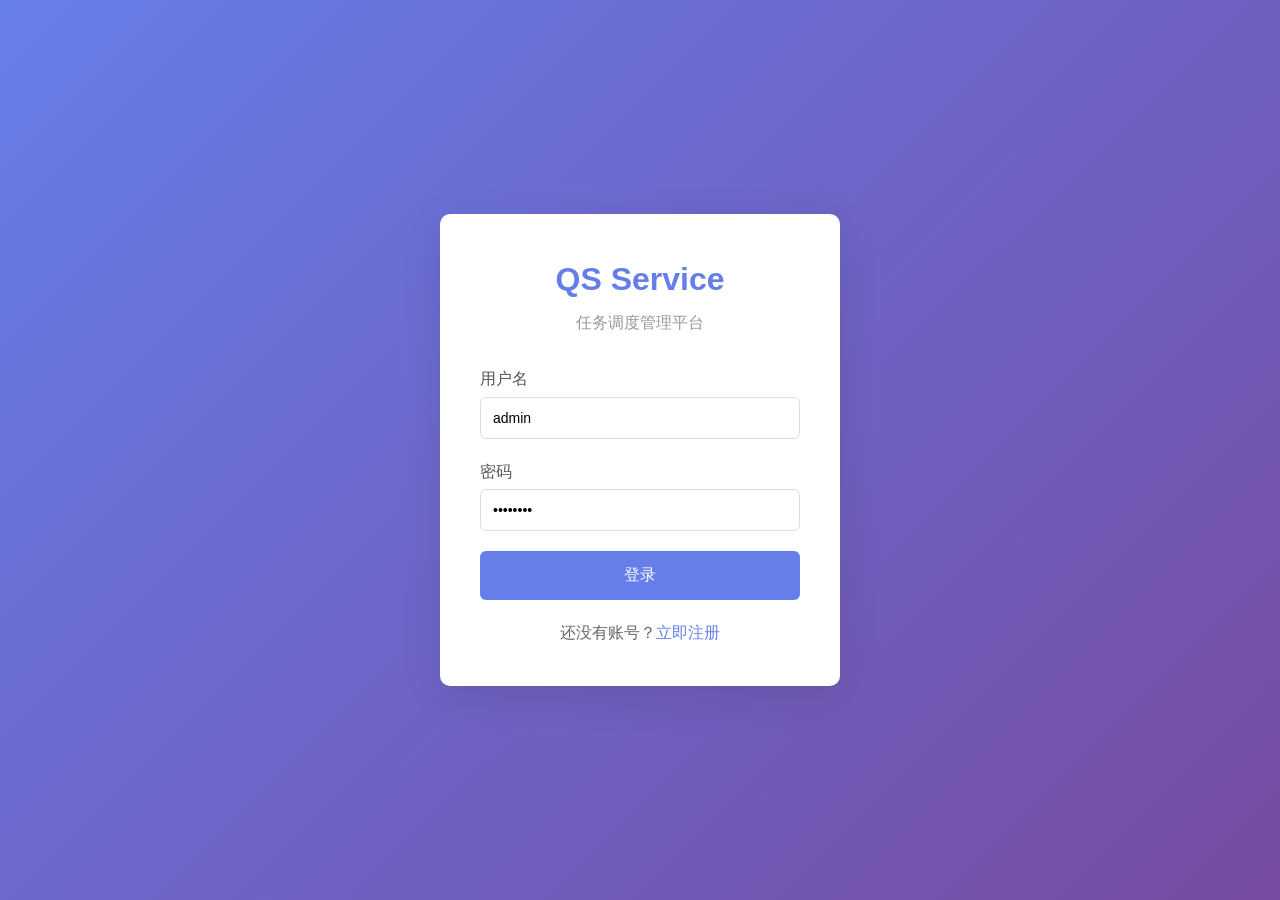
<file: static/index.html>
<!DOCTYPE html>
<html lang="zh-CN">
<head>
    <meta charset="UTF-8">
    <meta name="viewport" content="width=device-width, initial-scale=1.0">
    <title>QS Service - 登录</title>
    <link rel="stylesheet" href="/static/css/style.css">
</head>
<body>
    <div class="login-container">
        <div class="login-box">
            <h1>QS Service</h1>
            <p class="subtitle">任务调度管理平台</p>
            
            <form id="loginForm">
                <div class="form-group">
                    <label for="username">用户名</label>
                    <input type="text" id="username" name="username" required 
                           placeholder="请输入用户名" value="admin">
                </div>
                
                <div class="form-group">
                    <label for="password">密码</label>
                    <input type="password" id="password" name="password" required 
                           placeholder="请输入密码" value="admin123">
                </div>
                
                <button type="submit" class="btn-login">登录</button>
            </form>
            
            <p class="register-link">
                还没有账号？<a href="#" onclick="showRegister()">立即注册</a>
            </p>
        </div>
    </div>

    <!-- 注册弹窗 -->
    <div id="registerModal" class="modal" style="display: none;">
        <div class="modal-content">
            <span class="close" onclick="hideRegister()">&times;</span>
            <h2>注册账号</h2>
            <form id="registerForm">
                <div class="form-group">
                    <label>用户名</label>
                    <input type="text" id="reg-username" required>
                </div>
                <div class="form-group">
                    <label>邮箱</label>
                    <input type="email" id="reg-email" required>
                </div>
                <div class="form-group">
                    <label>密码</label>
                    <input type="password" id="reg-password" required>
                </div>
                <div class="form-group">
                    <label>确认密码</label>
                    <input type="password" id="reg-password2" required>
                </div>
                <button type="submit" class="btn-login">注册</button>
            </form>
        </div>
    </div>

    <script src="/static/js/app.js"></script>
</body>
</html>
</file>
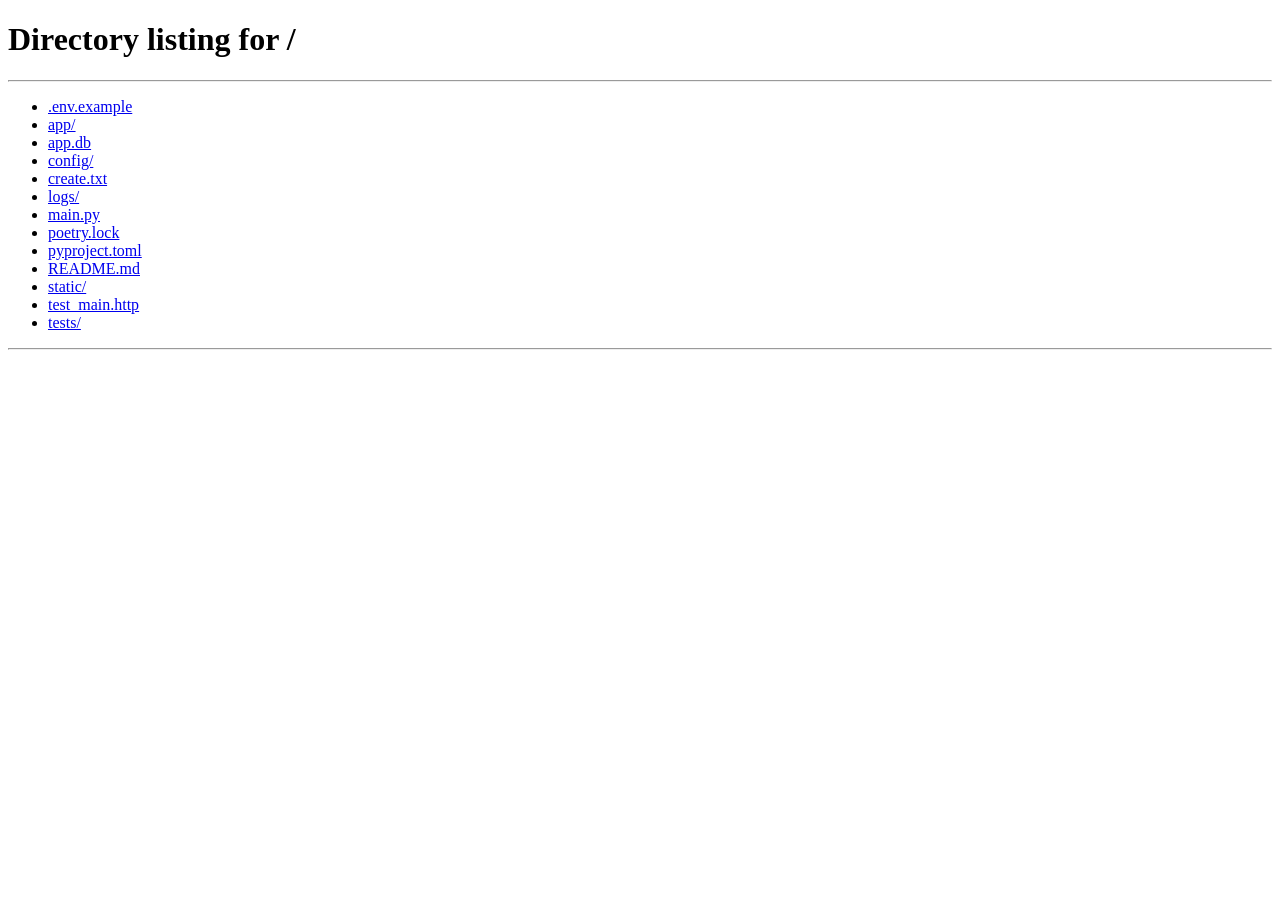
<file: static/dashboard.html>
<!DOCTYPE html>
<html lang="zh-CN">
<head>
    <meta charset="UTF-8">
    <meta name="viewport" content="width=device-width, initial-scale=1.0">
    <title>QS Service - 任务管理</title>
    <link rel="stylesheet" href="/static/css/style.css">
</head>
<body>
    <div class="container">
        <!-- 侧边栏 -->
        <aside class="sidebar">
            <div class="logo">
                <h2>QS Service</h2>
            </div>
            <nav>
                <a href="#" class="nav-item active" onclick="showTab('tasks')">
                    📋 任务管理
                </a>
                <a href="#" class="nav-item" onclick="showTab('users')">
                    👤 用户管理
                </a>
                <a href="#" class="nav-item" onclick="showTab('system')">
                    ⚙️ 系统状态
                </a>
            </nav>
            <div class="user-info">
                <span id="currentUser">admin</span>
                <button onclick="logout()" class="btn-logout">退出</button>
            </div>
        </aside>

        <!-- 主内容区 -->
        <main class="main-content">
            <!-- 任务管理 -->
            <div id="tasks-tab" class="tab-content active">
                <header class="page-header">
                    <h1>任务管理</h1>
                    <button class="btn-primary" onclick="showCreateTask()">+ 创建任务</button>
                </header>

                <div class="stats-cards">
                    <div class="stat-card">
                        <h3>总任务</h3>
                        <p id="totalTasks">0</p>
                    </div>
                    <div class="stat-card">
                        <h3>运行中</h3>
                        <p id="runningTasks" class="running">0</p>
                    </div>
                    <div class="stat-card">
                        <h3>待执行</h3>
                        <p id="pendingTasks">0</p>
                    </div>
                    <div class="stat-card">
                        <h3>已完成</h3>
                        <p id="completedTasks" class="success">0</p>
                    </div>
                </div>

                <div class="task-list">
                    <table>
                        <thead>
                            <tr>
                                <th>ID</th>
                                <th>任务名称</th>
                                <th>类型</th>
                                <th>状态</th>
                                <th>优先级</th>
                                <th>创建时间</th>
                                <th>操作</th>
                            </tr>
                        </thead>
                        <tbody id="taskTableBody">
                            <!-- 动态填充 -->
                        </tbody>
                    </table>
                </div>
            </div>

            <!-- 用户管理 -->
            <div id="users-tab" class="tab-content">
                <header class="page-header">
                    <h1>个人中心</h1>
                </header>
                
                <div class="profile-section">
                    <div class="profile-card">
                        <h3>👤 用户信息</h3>
                        <div id="userInfo">
                            <p><strong>用户名：</strong><span id="userUsername">-</span></p>
                            <p><strong>邮箱：</strong><span id="userEmail">-</span></p>
                            <p><strong>角色：</strong><span id="userRole">-</span></p>
                            <p><strong>状态：</strong><span id="userStatus">-</span></p>
                            <p><strong>注册时间：</strong><span id="userCreated">-</span></p>
                        </div>
                    </div>
                    
                    <div class="profile-card">
                        <h3>✏️ 修改信息</h3>
                        <form id="updateProfileForm">
                            <div class="form-group">
                                <label>用户名</label>
                                <input type="text" id="edit-username">
                            </div>
                            <div class="form-group">
                                <label>邮箱</label>
                                <input type="email" id="edit-email">
                            </div>
                            <div class="form-group">
                                <label>全名</label>
                                <input type="text" id="edit-fullname">
                            </div>
                            <button type="submit" class="btn-primary">保存修改</button>
                        </form>
                    </div>
                    
                    <div class="profile-card">
                        <h3>🔒 修改密码</h3>
                        <form id="changePasswordForm">
                            <div class="form-group">
                                <label>当前密码</label>
                                <input type="password" id="old-password" required>
                            </div>
                            <div class="form-group">
                                <label>新密码</label>
                                <input type="password" id="new-password" required>
                            </div>
                            <div class="form-group">
                                <label>确认新密码</label>
                                <input type="password" id="confirm-password" required>
                            </div>
                            <button type="submit" class="btn-primary">修改密码</button>
                        </form>
                    </div>
                </div>
            </div>

            <!-- 系统状态 -->
            <div id="system-tab" class="tab-content">
                <header class="page-header">
                    <h1>系统状态</h1>
                    <button class="btn-primary" onclick="refreshSystemInfo()">🔄 刷新</button>
                </header>
                
                <div class="system-grid">
                    <div class="system-card">
                        <h3>📊 应用信息</h3>
                        <div id="appInfo">
                            <p><strong>应用名称：</strong><span id="sysName">-</span></p>
                            <p><strong>版本：</strong><span id="sysVersion">-</span></p>
                            <p><strong>环境：</strong><span id="sysEnv">-</span></p>
                            <p><strong>状态：</strong><span id="sysStatus">-</span></p>
                        </div>
                    </div>
                    
                    <div class="system-card">
                        <h3>⏱️ 调度器状态</h3>
                        <div id="schedulerInfo">
                            <p><strong>运行状态：</strong><span id="schedulerRunning">-</span></p>
                            <p><strong>当前任务数：</strong><span id="schedulerJobs">-</span></p>
                        </div>
                    </div>
                    
                    <div class="system-card">
                        <h3>🗄️ 数据库</h3>
                        <div id="dbInfo">
                            <p><strong>类型：</strong><span id="dbType">SQLite</span></p>
                            <p><strong>状态：</strong><span class="status-success">已连接</span></p>
                        </div>
                    </div>
                    
                    <div class="system-card wide">
                        <h3>📈 API 文档</h3>
                        <p>FastAPI 自动生成的交互式 API 文档：</p>
                        <div class="api-links">
                            <a href="/docs" target="_blank" class="btn-primary">Swagger UI</a>
                            <a href="/redoc" target="_blank" class="btn-primary">ReDoc</a>
                        </div>
                    </div>
                </div>
            </div>
        </main>
    </div>

    <!-- 创建任务弹窗 -->
    <div id="createTaskModal" class="modal">
        <div class="modal-content">
            <span class="close" onclick="hideCreateTask()">&times;</span>
            <h2>创建任务</h2>
            <form id="createTaskForm">
                <div class="form-group">
                    <label>任务名称</label>
                    <input type="text" id="task-name" required>
                </div>
                <div class="form-group">
                    <label>任务类型</label>
                    <select id="task-type">
                        <option value="one_time">一次性任务</option>
                        <option value="scheduled">定时任务</option>
                        <option value="recurring">周期性任务</option>
                    </select>
                </div>
                <div class="form-group">
                    <label>优先级</label>
                    <select id="task-priority">
                        <option value="low">低</option>
                        <option value="medium" selected>中</option>
                        <option value="high">高</option>
                        <option value="critical">紧急</option>
                    </select>
                </div>
                <div class="form-group">
                    <label>执行命令</label>
                    <textarea id="task-command" rows="3" placeholder="输入要执行的命令或脚本"></textarea>
                </div>
                <div class="form-group">
                    <label>描述</label>
                    <textarea id="task-desc" rows="2"></textarea>
                </div>
                <button type="submit" class="btn-primary">创建</button>
            </form>
        </div>
    </div>

    <script src="/static/js/app.js"></script>
    <script>
        // 检查登录状态
        if (!localStorage.getItem('token')) {
            window.location.href = '/';
        }
        
        // 页面加载时获取数据
        loadTasks();
        loadSystemInfo();
    </script>
</body>
</html>
</file>
<file: static/css/style.css>
/* 全局样式 */
* {
    margin: 0;
    padding: 0;
    box-sizing: border-box;
}

body {
    font-family: -apple-system, BlinkMacSystemFont, 'Segoe UI', Roboto, 'Helvetica Neue', Arial, sans-serif;
    background: #f5f7fa;
    color: #333;
    line-height: 1.6;
}

/* 登录页面 */
.login-container {
    min-height: 100vh;
    display: flex;
    align-items: center;
    justify-content: center;
    background: linear-gradient(135deg, #667eea 0%, #764ba2 100%);
}

.login-box {
    background: white;
    padding: 40px;
    border-radius: 10px;
    box-shadow: 0 10px 40px rgba(0,0,0,0.1);
    width: 100%;
    max-width: 400px;
}

.login-box h1 {
    text-align: center;
    color: #667eea;
    margin-bottom: 5px;
}

.subtitle {
    text-align: center;
    color: #999;
    margin-bottom: 30px;
}

.form-group {
    margin-bottom: 20px;
}

.form-group label {
    display: block;
    margin-bottom: 5px;
    font-weight: 500;
    color: #555;
}

.form-group input,
.form-group select,
.form-group textarea {
    width: 100%;
    padding: 12px;
    border: 1px solid #ddd;
    border-radius: 6px;
    font-size: 14px;
    transition: border-color 0.3s;
}

.form-group input:focus,
.form-group select:focus,
.form-group textarea:focus {
    outline: none;
    border-color: #667eea;
}

.btn-login {
    width: 100%;
    padding: 14px;
    background: #667eea;
    color: white;
    border: none;
    border-radius: 6px;
    font-size: 16px;
    cursor: pointer;
    transition: background 0.3s;
}

.btn-login:hover {
    background: #5568d3;
}

.register-link {
    text-align: center;
    margin-top: 20px;
    color: #666;
}

.register-link a {
    color: #667eea;
    text-decoration: none;
}

/* 弹窗 */
.modal {
    display: none;
    position: fixed;
    z-index: 1000;
    left: 0;
    top: 0;
    width: 100%;
    height: 100%;
    background: rgba(0,0,0,0.5);
}

.modal-content {
    background: white;
    margin: 10% auto;
    padding: 30px;
    border-radius: 10px;
    width: 90%;
    max-width: 500px;
    position: relative;
}

.close {
    position: absolute;
    right: 20px;
    top: 15px;
    font-size: 28px;
    cursor: pointer;
    color: #999;
}

.close:hover {
    color: #333;
}

/* Dashboard 布局 */
.container {
    display: flex;
    min-height: 100vh;
}

.sidebar {
    width: 240px;
    background: #2c3e50;
    color: white;
    display: flex;
    flex-direction: column;
}

.logo {
    padding: 20px;
    border-bottom: 1px solid rgba(255,255,255,0.1);
}

.logo h2 {
    color: #3498db;
}

nav {
    flex: 1;
    padding: 20px 0;
}

.nav-item {
    display: block;
    padding: 15px 20px;
    color: #bdc3c7;
    text-decoration: none;
    transition: all 0.3s;
}

.nav-item:hover,
.nav-item.active {
    background: rgba(255,255,255,0.1);
    color: white;
}

.user-info {
    padding: 20px;
    border-top: 1px solid rgba(255,255,255,0.1);
    display: flex;
    justify-content: space-between;
    align-items: center;
}

.btn-logout {
    padding: 8px 16px;
    background: #e74c3c;
    color: white;
    border: none;
    border-radius: 4px;
    cursor: pointer;
}

.btn-logout:hover {
    background: #c0392b;
}

/* 主内容区 */
.main-content {
    flex: 1;
    padding: 30px;
    overflow-y: auto;
}

.page-header {
    display: flex;
    justify-content: space-between;
    align-items: center;
    margin-bottom: 30px;
}

.page-header h1 {
    color: #2c3e50;
}

.btn-primary {
    padding: 12px 24px;
    background: #3498db;
    color: white;
    border: none;
    border-radius: 6px;
    cursor: pointer;
    font-size: 14px;
    transition: background 0.3s;
}

.btn-primary:hover {
    background: #2980b9;
}

/* 统计卡片 */
.stats-cards {
    display: grid;
    grid-template-columns: repeat(4, 1fr);
    gap: 20px;
    margin-bottom: 30px;
}

.stat-card {
    background: white;
    padding: 25px;
    border-radius: 10px;
    box-shadow: 0 2px 10px rgba(0,0,0,0.05);
}

.stat-card h3 {
    color: #7f8c8d;
    font-size: 14px;
    margin-bottom: 10px;
}

.stat-card p {
    font-size: 32px;
    font-weight: bold;
    color: #2c3e50;
}

.stat-card p.running {
    color: #f39c12;
}

.stat-card p.success {
    color: #27ae60;
}

/* 任务列表 */
.task-list {
    background: white;
    border-radius: 10px;
    box-shadow: 0 2px 10px rgba(0,0,0,0.05);
    overflow: hidden;
}

table {
    width: 100%;
    border-collapse: collapse;
}

th,
td {
    padding: 15px 20px;
    text-align: left;
    border-bottom: 1px solid #ecf0f1;
}

th {
    background: #f8f9fa;
    font-weight: 600;
    color: #2c3e50;
}

tr:hover {
    background: #f8f9fa;
}

/* 状态标签 */
.status {
    padding: 5px 12px;
    border-radius: 20px;
    font-size: 12px;
    font-weight: 500;
}

.status-pending {
    background: #fff3cd;
    color: #856404;
}

.status-running {
    background: #d1ecf1;
    color: #0c5460;
}

.status-success {
    background: #d4edda;
    color: #155724;
}

.status-failed {
    background: #f8d7da;
    color: #721c24;
}

/* 优先级 */
.priority {
    padding: 3px 10px;
    border-radius: 4px;
    font-size: 12px;
}

.priority-low {
    background: #95a5a6;
    color: white;
}

.priority-medium {
    background: #3498db;
    color: white;
}

.priority-high {
    background: #f39c12;
    color: white;
}

.priority-critical {
    background: #e74c3c;
    color: white;
}

/* Tab 切换 */
.tab-content {
    display: none;
}

.tab-content.active {
    display: block;
}

/* 系统信息 */
.system-info {
    background: white;
    padding: 30px;
    border-radius: 10px;
    box-shadow: 0 2px 10px rgba(0,0,0,0.05);
}

.system-info h3 {
    margin-bottom: 15px;
    color: #2c3e50;
}

.system-info p {
    padding: 10px 0;
    border-bottom: 1px solid #ecf0f1;
}

/* 个人中心 */
.profile-section {
    display: grid;
    grid-template-columns: repeat(auto-fit, minmax(350px, 1fr));
    gap: 25px;
}

.profile-card {
    background: white;
    padding: 25px;
    border-radius: 10px;
    box-shadow: 0 2px 10px rgba(0,0,0,0.05);
}

.profile-card h3 {
    margin-bottom: 20px;
    color: #2c3e50;
    border-bottom: 2px solid #ecf0f1;
    padding-bottom: 10px;
}

.profile-card p {
    padding: 12px 0;
    border-bottom: 1px solid #ecf0f1;
    display: flex;
    justify-content: space-between;
}

.profile-card p:last-child {
    border-bottom: none;
}

.profile-card p strong {
    color: #7f8c8d;
}

/* 系统状态网格 */
.system-grid {
    display: grid;
    grid-template-columns: repeat(3, 1fr);
    gap: 25px;
}

.system-card {
    background: white;
    padding: 25px;
    border-radius: 10px;
    box-shadow: 0 2px 10px rgba(0,0,0,0.05);
}

.system-card.wide {
    grid-column: span 3;
}

.system-card h3 {
    margin-bottom: 20px;
    color: #2c3e50;
}

.system-card p {
    padding: 10px 0;
    border-bottom: 1px solid #ecf0f1;
}

.system-card p:last-child {
    border-bottom: none;
}

.api-links {
    display: flex;
    gap: 15px;
    margin-top: 15px;
}

.api-links a {
    text-decoration: none;
}

/* 响应式 */
@media (max-width: 1200px) {
    .stats-cards {
        grid-template-columns: repeat(2, 1fr);
    }
    
    .system-grid {
        grid-template-columns: repeat(2, 1fr);
    }
    
    .system-card.wide {
        grid-column: span 2;
    }
}

@media (max-width: 768px) {
    .sidebar {
        width: 60px;
    }
    
    .logo h2,
    .nav-item {
        display: none;
    }
    
    .stats-cards {
        grid-template-columns: 1fr;
    }
    
    .system-grid {
        grid-template-columns: 1fr;
    }
    
    .system-card.wide {
        grid-column: span 1;
    }
    
    .profile-section {
        grid-template-columns: 1fr;
    }
}
</file>
